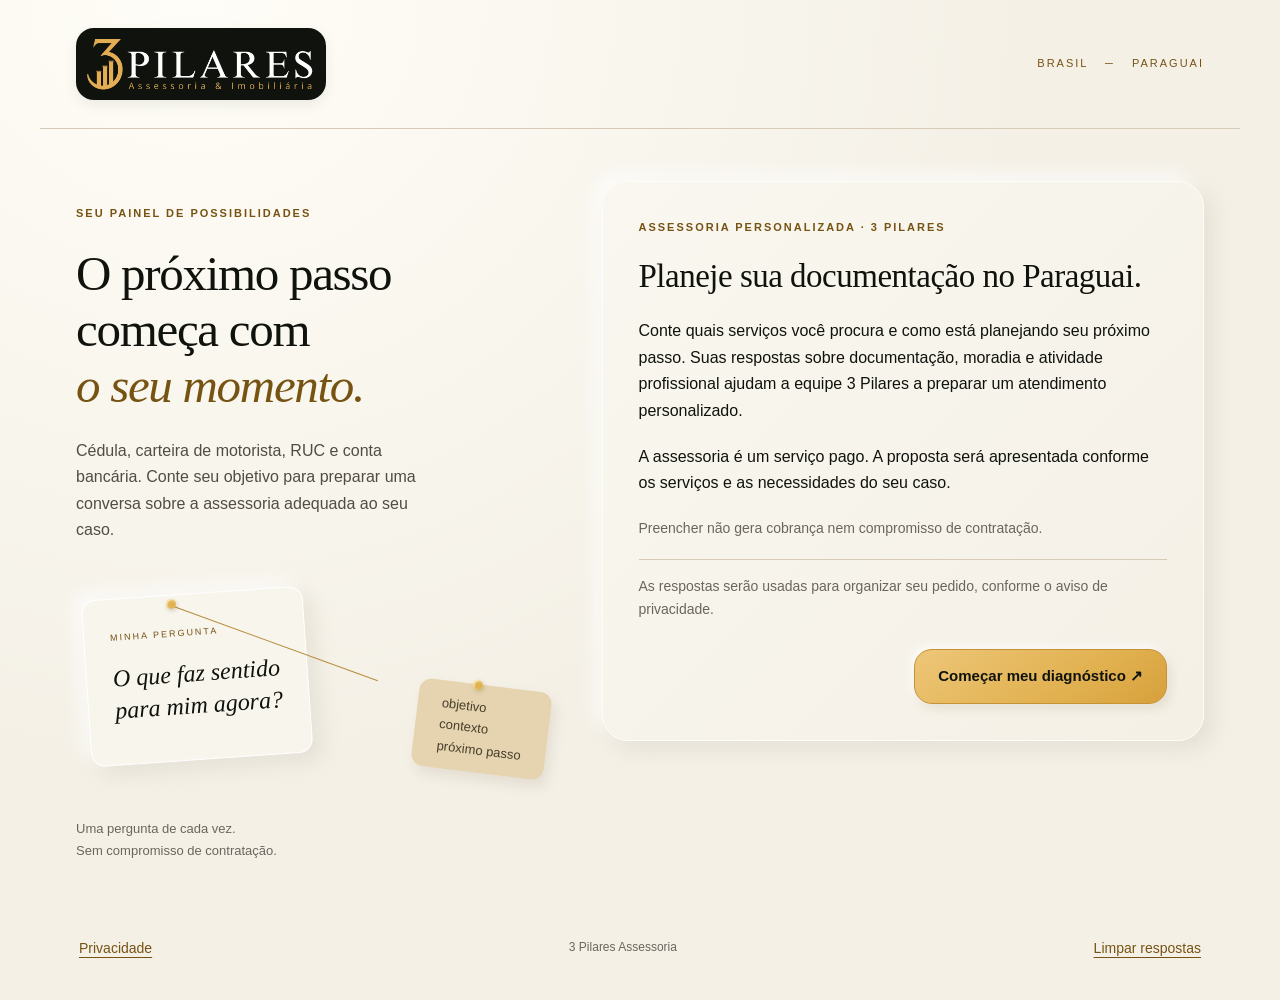
<file: index.html>
<!doctype html><html lang="pt-BR"><head><meta charset="utf-8"><meta name="viewport" content="width=device-width,initial-scale=1"><meta name="robots" content="noindex"><title>Assessoria personalizada no Paraguai | 3 Pilares</title><link rel="stylesheet" href="style.css?v=6"><link rel="icon" href="favicon.ico?v=1" sizes="any"><link rel="icon" type="image/svg+xml" href="assets/favicon.svg?v=1"><link rel="icon" type="image/png" sizes="32x32" href="assets/favicon-32.png?v=1"><link rel="apple-touch-icon" sizes="180x180" href="assets/apple-touch-icon.png?v=1"><meta name="theme-color" content="#10130d"><meta name="description" content="Conte seu momento e suas necessidades. A equipe 3 Pilares analisará seu caso para preparar um atendimento personalizado."><link rel="canonical" href="https://3pilares-py.github.io/3pilares/"><meta property="og:type" content="website"><meta property="og:locale" content="pt_BR"><meta property="og:site_name" content="3 Pilares"><meta property="og:title" content="Assessoria personalizada no Paraguai | 3 Pilares"><meta property="og:description" content="Conte seu momento e suas necessidades. A equipe 3 Pilares analisará seu caso para preparar um atendimento personalizado."><meta property="og:url" content="https://3pilares-py.github.io/3pilares/"><meta property="og:image" content="https://3pilares-py.github.io/3pilares/assets/compartilhamento-3pilares-v1.png"><meta property="og:image:secure_url" content="https://3pilares-py.github.io/3pilares/assets/compartilhamento-3pilares-v1.png"><meta property="og:image:type" content="image/png"><meta property="og:image:width" content="1200"><meta property="og:image:height" content="630"><meta property="og:image:alt" content="3 Pilares — Seu próximo passo no Paraguai. Assessoria personalizada."><meta name="twitter:card" content="summary_large_image"><meta name="twitter:title" content="Assessoria personalizada no Paraguai | 3 Pilares"><meta name="twitter:description" content="Conte seu momento e suas necessidades. A equipe 3 Pilares analisará seu caso para preparar um atendimento personalizado."><meta name="twitter:image" content="https://3pilares-py.github.io/3pilares/assets/compartilhamento-3pilares-v1.png"><link rel="stylesheet" href="design-system.css?v=8"></head><body><div class="demo" id="demo">AMBIENTE DE APRESENTAÇÃO · use dados fictícios · nada é enviado</div><header><a href="index.html" class="logo" aria-label="3 Pilares início"><img src="assets/logo.png" alt="3 Pilares Assessoria e Imobiliária"></a><span>BRASIL <i>─</i> PARAGUAI</span></header><main><aside><p class="eyebrow">SEU PAINEL DE POSSIBILIDADES</p><h1>O próximo passo <br>começa com <br><em>o seu momento.</em></h1><p class="intro">Cédula, carteira de motorista, RUC e conta bancária. Conte seu objetivo para preparar uma conversa sobre a assessoria adequada ao seu caso.</p><div class="research"><span class="pin one"></span><span class="thread"></span><span class="pin two"></span><div class="note"><small>MINHA PERGUNTA</small><p>O que faz sentido<br>para mim agora?</p></div><div class="slip">objetivo<br>contexto<br>próximo passo</div></div><p class="asidefoot">Uma pergunta de cada vez.<br>Sem compromisso de contratação.</p></aside><section class="panel" aria-label="Questionário"><div id="progress-wrap" hidden><div class="progresslabel"><span id="step-label"></span><span id="step-fraction"></span></div><progress id="progress" max="9" value="1"></progress></div><div id="content"></div><div id="error" role="alert"></div><div id="actions"></div></section></main><footer><button id="privacy" class="textbutton">Privacidade</button><span>3 Pilares Assessoria</span><button id="reset" class="textbutton">Limpar respostas</button></footer><dialog id="privacy-modal"><h2>Seus dados, com clareza</h2><p id="privacy-copy">Nesta apresentação, as respostas ficam apenas na memória desta página. Não enviamos dados nem usamos cookies de publicidade. Ao fechar ou recarregar, as respostas são descartadas.</p><p>O resumo organiza suas respostas e depende da revisão da equipe. Não representa aprovação de documentos, orçamento ou contratação.</p><p id="production-privacy">Antes da coleta real, é necessário configurar a identificação do controlador, o canal para exercer direitos, os fornecedores envolvidos, as finalidades e o prazo de retenção.</p><form method="dialog"><button class="primary">Entendi</button></form></dialog><script src="config.js?v=6"></script><script src="logic.js?v=6"></script><script src="backend.js?v=6"></script><script src="app.js?v=6"></script></body></html>
</file>
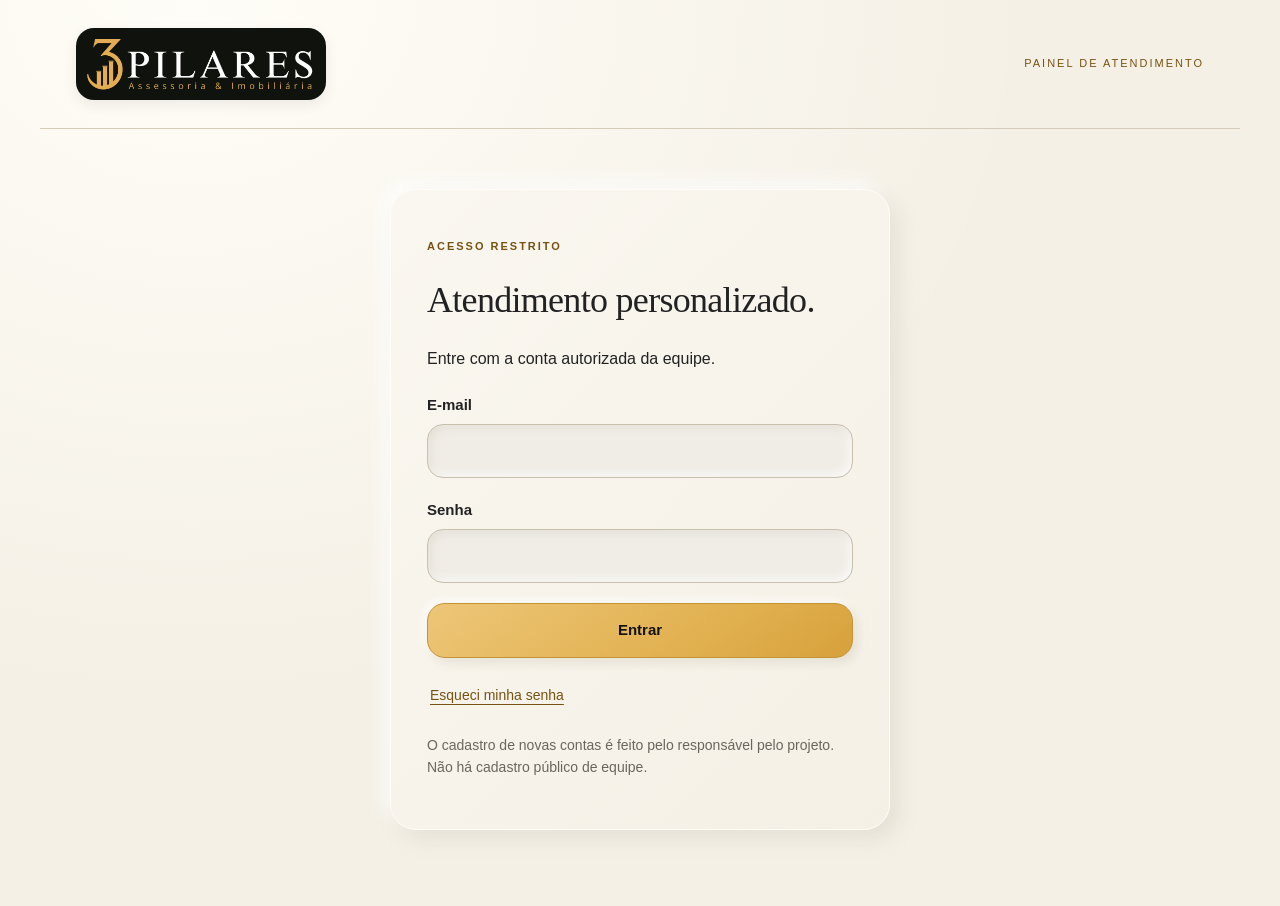
<file: admin.html>
<!doctype html><html lang="pt-BR"><head><meta charset="utf-8"><meta name="viewport" content="width=device-width,initial-scale=1"><meta name="robots" content="noindex,nofollow"><meta name="referrer" content="no-referrer"><title>Atendimento | 3 Pilares</title><link rel="stylesheet" href="style.css?v=6"><link rel="stylesheet" href="admin.css?v=6"><link rel="icon" href="favicon.ico?v=1" sizes="any"><link rel="icon" type="image/svg+xml" href="assets/favicon.svg?v=1"><link rel="icon" type="image/png" sizes="32x32" href="assets/favicon-32.png?v=1"><link rel="apple-touch-icon" sizes="180x180" href="assets/apple-touch-icon.png?v=1"><meta name="theme-color" content="#10130d"><link rel="stylesheet" href="design-system.css?v=8"></head><body><header><a href="index.html" class="logo"><img src="assets/logo.png" alt="3 Pilares"></a><span>PAINEL DE ATENDIMENTO</span></header><main id="admin"><p>Verificando acesso…</p></main><script src="config.js?v=6"></script><script src="vendor/supabase.js"></script><script src="logic.js?v=6"></script><script src="backend.js?v=6"></script><script src="admin.js?v=7"></script></body></html>
</file>
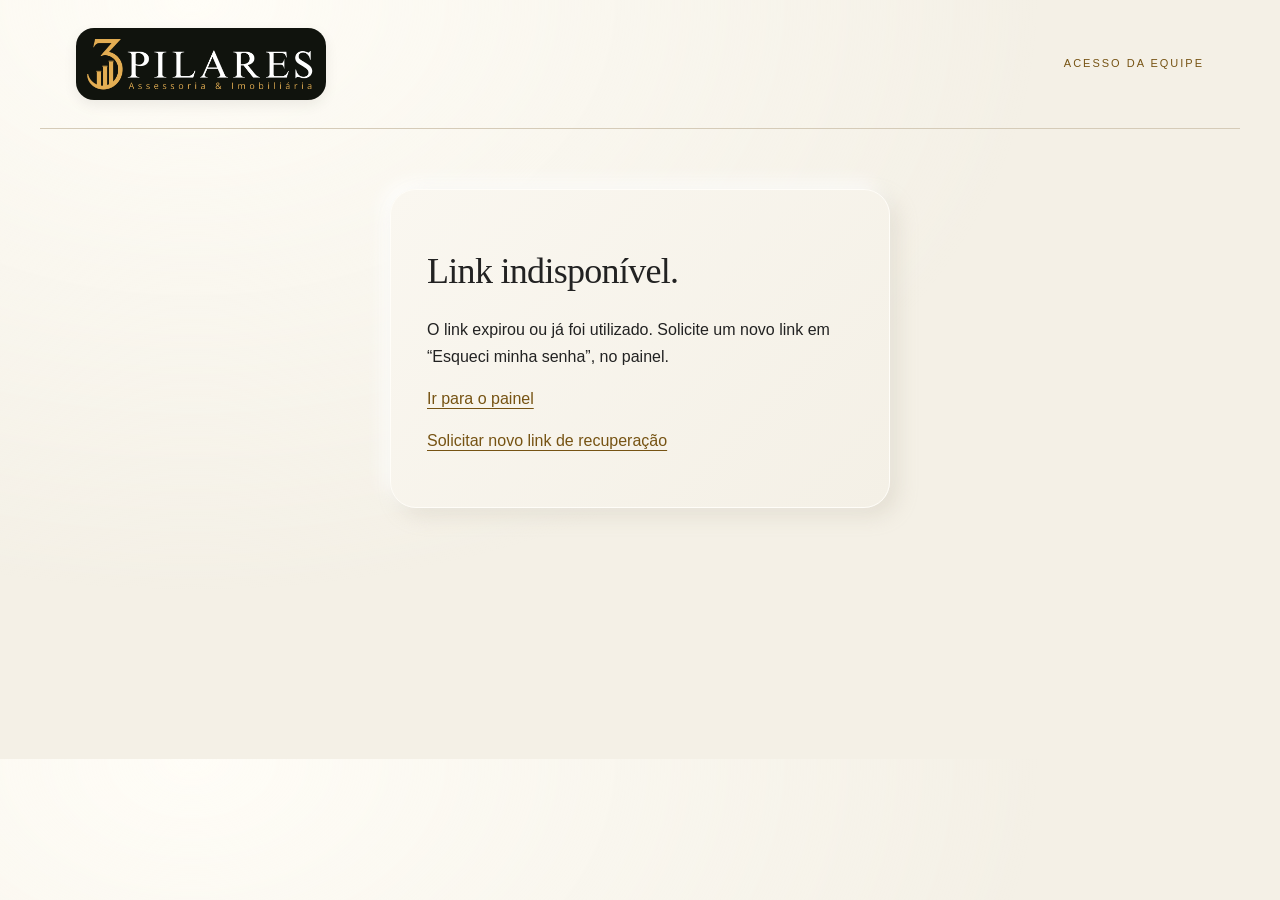
<file: auth.html>
<!doctype html><html lang="pt-BR"><head><meta charset="utf-8"><meta name="viewport" content="width=device-width,initial-scale=1"><meta name="robots" content="noindex,nofollow"><meta name="referrer" content="no-referrer"><title>Definir senha | 3 Pilares</title><link rel="stylesheet" href="style.css?v=6"><link rel="stylesheet" href="admin.css?v=6"><link rel="icon" href="favicon.ico?v=1" sizes="any"><link rel="icon" type="image/svg+xml" href="assets/favicon.svg?v=1"><link rel="icon" type="image/png" sizes="32x32" href="assets/favicon-32.png?v=1"><link rel="apple-touch-icon" sizes="180x180" href="assets/apple-touch-icon.png?v=1"><meta name="theme-color" content="#10130d"><link rel="stylesheet" href="design-system.css?v=8"></head><body><header><a class="logo" href="index.html"><img src="assets/logo.png" alt="3 Pilares"></a><span>ACESSO DA EQUIPE</span></header><main id="admin"><section class="auth-card"><h1>Preparando seu acesso…</h1><p id="auth-status" role="status">Verificando o link recebido por e-mail.</p><form id="set-password" hidden><label class="field">Sua nova senha<input type="password" name="password" autocomplete="new-password" minlength="12" required></label><label class="field">Repita a senha<input type="password" name="confirmation" autocomplete="new-password" minlength="12" required></label><p>Use pelo menos 12 caracteres e uma senha exclusiva.</p><button class="primary">Salvar minha senha</button></form><p><a href="admin.html">Ir para o painel</a></p><p><a href="admin.html#recuperar">Solicitar novo link de recuperação</a></p></section></main><script src="config.js?v=6"></script><script src="vendor/supabase.js"></script><script src="auth.js?v=7"></script></body></html>
</file>
<file: style.css>
:root{--bg:#11130f;--paper:#f4efe3;--ink:#22251c;--gold:#dfb15d;--muted:#b7b5a7;--line:#d4cbb9}*{box-sizing:border-box}body{margin:0;background:var(--bg);color:var(--paper);font:15px/1.6 Arial,sans-serif}button,input,select,textarea{font:inherit}button{cursor:pointer}button:disabled{opacity:.55;cursor:wait}button:focus-visible,a:focus-visible,input:focus-visible,select:focus-visible,textarea:focus-visible{outline:3px solid #ac7b28;outline-offset:4px}header,main,footer{max-width:1200px;margin:auto}.demo{background:#27291e;color:#e6d6b3;text-align:center;font-size:10px;letter-spacing:1px;padding:8px 16px}header{display:flex;justify-content:space-between;align-items:center;padding:27px 45px;border-bottom:1px solid #353a2b}.logo{display:block;width:225px;height:55px;position:relative;overflow:hidden}.logo img{position:absolute;width:257px;height:257px;max-width:none;left:-14px;top:-100px}header>span{font-size:10px;letter-spacing:2px;color:#c9bc9d}header i{color:var(--gold);padding:0 12px}main{padding:55px 45px;display:grid;grid-template-columns:1fr 1.2fr;gap:75px;min-height:690px}.eyebrow{font-size:9px;font-weight:bold;letter-spacing:2px;color:var(--gold)}h1{font:normal 43px/1.15 Georgia,serif;letter-spacing:-1px;margin:25px 0}h1 em{font-weight:normal;color:var(--gold)}.intro{color:#c5c5b6;max-width:345px}.research{position:relative;height:210px;margin-top:30px}.note{background:var(--paper);color:var(--ink);padding:20px 24px;position:absolute;top:18px;left:8px;transform:rotate(-4deg);box-shadow:4px 6px #0004}.note small{font-size:8px;letter-spacing:2px;color:#816021}.note p{font:italic 23px/1.3 Georgia,serif;margin:15px 0}.slip{position:absolute;right:12px;top:95px;background:#d1b675;color:#302c1e;padding:12px 24px;transform:rotate(7deg);font-size:11px}.pin{position:absolute;width:10px;height:10px;background:var(--gold);box-shadow:inset 2px 2px #f1d99f;border-radius:50%;z-index:2}.one{top:24px;left:90px}.two{top:105px;right:65px}.thread{position:absolute;background:#cda555;height:1px;transform:rotate(20deg);transform-origin:left;left:95px;top:30px;width:220px;z-index:1}.asidefoot{font-size:11px;color:#999f89}.panel{background:var(--paper);color:var(--ink);padding:38px;align-self:start;min-height:470px;box-shadow:8px 8px #0003}.panel h2{font:normal 31px/1.2 Georgia,serif;margin:16px 0}.panel p{margin:0 0 20px}.sub{font-size:13px;color:#6c6c5f}.progresslabel{display:flex;justify-content:space-between;font-size:10px;letter-spacing:1px;color:#6d6656}progress{appearance:none;width:100%;height:3px;border:0;margin:10px 0 20px}progress::-webkit-progress-bar{background:#ddd4c3}progress::-webkit-progress-value{background:#9a722f}progress::-moz-progress-bar{background:#9a722f}.choices{display:grid;gap:10px;margin:25px 0}.choice{display:flex;align-items:center;gap:14px;cursor:pointer;border:1px solid #ccc3b0;background:#fbf8f0;padding:15px;line-height:1.3}.choice:hover{border-color:#956e28}.choice:has(input:checked){background:#e7dcc2;border-color:#8f6825}.choice input{accent-color:#806124;width:17px;height:17px;flex-shrink:0}.choice strong{font-size:14px;display:block}.choice small{display:block;color:#777264;font-size:11px;margin-top:5px}label.field{display:block;margin:17px 0;font-size:13px;font-weight:bold}input.text,select,textarea{display:block;width:100%;margin-top:7px;padding:12px;border:1px solid #a8a28f;color:var(--ink);background:#fffdf8;border-radius:0;font-weight:normal}textarea{min-height:75px;resize:vertical}.check{font-size:12px;display:flex;align-items:flex-start;gap:9px;margin:18px 0}.check input{margin-top:4px;accent-color:#816124;flex-shrink:0}.primary,.secondary{padding:14px 19px;font-size:13px;font-weight:bold;border:1px solid #d4a44e}.primary{background:#d7ab59;color:#231f14}.secondary{background:transparent;color:#4b493e;border-color:#a5a18e}#actions{display:flex;gap:12px;justify-content:space-between;margin-top:30px}#actions .primary{margin-left:auto}#error{font-size:12px;color:#a32921;min-height:0}.kicker{font-size:10px;letter-spacing:1.7px;color:#8c6525;font-weight:bold}.summary{font-size:13px;line-height:1.6}.summary dl{margin:15px 0}.summary dt{color:#7a7464;font-size:10px;text-transform:uppercase;letter-spacing:1px;margin-top:15px}.summary dd{margin:3px 0}.notice{border-top:1px solid var(--line);padding-top:15px;font-size:12px;color:#6c685b}.team{margin-top:25px;border-top:1px solid var(--line);padding-top:16px}.team summary{font-size:12px;font-weight:bold;cursor:pointer}.team pre{font:11px/1.6 monospace;white-space:pre-wrap;overflow-wrap:anywhere}.success-icon{font-size:32px;color:#99712d}.badge{display:inline-block;color:#805c21;font-size:10px;letter-spacing:1px;padding:5px 9px;border:1px solid #bca66e}footer{padding:0 45px 35px;display:flex;justify-content:space-between;align-items:center;color:#9fa58d;font-size:10px}.textbutton{background:none;color:inherit;border:0;text-decoration:underline;font-size:11px}dialog{border:0;background:var(--paper);color:var(--ink);max-width:550px;padding:35px;box-shadow:0 10px 40px #0008}dialog::backdrop{background:#000a}dialog h2{font:28px Georgia,serif}dialog p{font-size:13px}[hidden]{display:none!important}@media(max-width:800px){header{padding:20px 23px}.logo{width:225px;transform:scale(.75);transform-origin:left}header>span{font-size:8px;letter-spacing:1px}header i{padding:0 4px}main{padding:28px 20px;grid-template-columns:1fr;gap:20px}aside h1{font-size:32px;margin:13px 0}aside h1 br{display:none}aside .eyebrow{font-size:8px}.intro{max-width:none;font-size:13px}.research,.asidefoot{display:none}.panel{padding:25px;min-height:0}.panel h2{font-size:27px}footer{padding:0 20px 25px;gap:10px;flex-wrap:wrap}.choice{padding:14px}.note{max-width:90%}}@media(prefers-reduced-motion:reduce){*{scroll-behavior:auto!important}}

.investment{border-top:1px solid #b8a271;border-bottom:1px solid #b8a271;padding:18px 0;margin:24px 0}.investment small{display:block;font-size:9px;letter-spacing:1px;color:#806027}.investment strong{display:block;font:33px/1.3 Georgia,serif;margin:6px 0 12px}.investment p{font-size:12px;line-height:1.6;color:#625d4d;margin:0}.choices input[type=checkbox]{border-radius:0}
.trap{position:absolute;left:-10000px;width:1px;height:1px;overflow:hidden}

.summary dd{white-space:pre-wrap;overflow-wrap:anywhere}.field input[type="date"]{min-height:48px}#meeting-fields h3{font:normal 24px/1.3 Georgia,serif;margin:28px 0 15px}
</file>
<file: design-system.css>
/* 3 Pilares — sistema visual aprovado. Compartilhado pelo diagnóstico e pela equipe. */
:root{
 --bg:#f4f0e6;--paper:#f4f0e6;--ink:#10130d;--gold:#e2b252;
 --champagne:#e5d4af;--muted:#6a665e;--line:#d5cbb8;
 --gold-ink:#765313;--surface:#f8f5ed;--input:#f0ede6;
 --soft-shadow:8px 8px 20px #b9af9b40,-7px -7px 18px #ffffffd9;
 --inset-shadow:inset 3px 3px 8px #b9af9b35,inset -3px -3px 8px #ffffffc9;
 --radius-card:26px;--radius-control:16px;
}
body{background:radial-gradient(ellipse at 15% 0%,#fffdf7 0%,transparent 55%),var(--bg);color:var(--ink);font:16px/1.65 Arial,Helvetica,sans-serif;-webkit-font-smoothing:antialiased}
header{padding:28px 36px;border-bottom:1px solid var(--line);gap:24px}
.logo{width:250px;height:72px;flex-shrink:0;background:var(--ink);border-radius:18px;box-shadow:0 5px 14px #10130d12}
.logo img{width:257px;height:257px;left:-3px;top:-91px}
header>span{color:var(--gold-ink);font-size:11px;line-height:1.6;letter-spacing:2px}
header i{color:var(--gold-ink)}
main{padding:52px 36px;gap:54px;grid-template-columns:minmax(0,.9fr) minmax(0,1.15fr)}
aside{min-width:0;padding-top:12px}
h1{font:normal clamp(36px,4vw,49px)/1.14 Georgia,'Times New Roman',serif;letter-spacing:-1.3px;margin:24px 0}
h1 em{color:var(--gold-ink)}
.eyebrow,.kicker{font-size:11px;letter-spacing:2px;color:var(--gold-ink);font-weight:700}
.intro{color:#514d44;font-size:16px;max-width:370px}
.research{height:230px;margin-top:32px}
.note{background:var(--surface);border:1px solid #ffffff;border-radius:14px;box-shadow:var(--soft-shadow);padding:23px 26px;left:10px}
.note p{font-size:24px}.note small{color:var(--gold-ink);font-size:9px}
.slip{border-radius:12px;background:var(--champagne);color:#473d2a;box-shadow:5px 7px 12px #b8ac9640;font-size:13px;right:0;top:110px}
.thread{background:#b78b39}.pin{background:var(--gold);box-shadow:inset 1px 1px 2px #fff6d0,1px 2px 4px #70521e40}
.asidefoot{color:var(--muted);font-size:13px}
.panel,.auth-card,.detail{border:1px solid #fffdf8;border-radius:var(--radius-card);background:linear-gradient(135deg,#faf7f0,var(--paper));box-shadow:var(--soft-shadow);min-width:0}
.panel{padding:36px;min-height:440px}
.panel h2{font:normal 33px/1.22 Georgia,'Times New Roman',serif;letter-spacing:-.5px;margin:14px 0 22px}
.panel p{margin-bottom:20px}
.sub,.notice,.help,.muted{color:var(--muted)}
.sub{font-size:14px;line-height:1.6}
.notice{font-size:14px;line-height:1.65;border-color:var(--line)}
.progresslabel{font-size:12px;color:#625a4a;letter-spacing:.4px;gap:12px}
progress{height:12px;border-radius:20px;overflow:hidden;background:var(--input);box-shadow:var(--inset-shadow);margin:12px 0 26px}
progress::-webkit-progress-bar{background:var(--input);border-radius:20px;box-shadow:var(--inset-shadow)}
progress::-webkit-progress-value{background:linear-gradient(100deg,#d4a13f,var(--gold));border-radius:20px}
progress::-moz-progress-bar{background:var(--gold);border-radius:20px}
.choices{gap:13px;margin:22px 0}
.choice{border:1px solid #d8d0c1;border-radius:var(--radius-control);background:var(--surface);box-shadow:3px 3px 8px #b8ad9826,-3px -3px 8px #ffffffb3;min-height:58px;padding:16px;gap:13px;transition:border-color .15s,background .15s}
.choice:hover{border-color:#9e7a36;background:#fffaf0}
.choice:has(input:checked){background:#eee0c1;border-color:#927030;box-shadow:inset 2px 2px 6px #b29c7330,inset -2px -2px 6px #fff8e9}
.choice strong{font-size:15px;font-weight:600;line-height:1.5}
.choice input,.check input{appearance:none;-webkit-appearance:none;width:22px;height:22px;flex:0 0 22px;border:1.5px solid #82796a;background:#fdfbf5;margin:0;position:relative;box-shadow:inset 1px 1px 3px #b9af9b30}
.choice input[type=radio]{border-radius:50%}
.choice input[type=checkbox],.check input{border-radius:6px}
.choice input:checked,.check input:checked{background:var(--gold);border-color:#8c6722;box-shadow:none}
.choice input[type=radio]:checked::after{content:'';position:absolute;inset:5px;border-radius:50%;background:var(--ink)}
.choice input[type=checkbox]:checked::after,.check input:checked::after{content:'';position:absolute;width:6px;height:11px;border:solid var(--ink);border-width:0 2px 2px 0;left:6px;top:2px;transform:rotate(45deg)}
label.field,#admin label.field{font-size:15px;line-height:1.55;font-weight:600;margin:20px 0}
input.text,select,textarea,.auth-card input,.filters select{background:var(--input);color:var(--ink);border:1px solid #c8bfaf;border-radius:var(--radius-control);box-shadow:var(--inset-shadow);padding:14px 15px;font-size:16px;line-height:1.5;min-height:52px;font-weight:400;max-width:100%}
textarea{min-height:118px}
input::placeholder,textarea::placeholder{color:#726c61;opacity:1}
select{padding-right:30px}
.check{font-size:14px;line-height:1.65;gap:12px}.check input{margin-top:2px}
.primary,.secondary{border-radius:18px;padding:15px 23px;font-size:15px;line-height:1.5;min-height:52px;box-shadow:4px 5px 10px #b9ab903d,-3px -3px 8px #ffffffc4}
.primary{color:var(--ink);background:linear-gradient(145deg,#edc678,var(--gold) 60%,#d7a13c);border:1px solid #c59235}
.primary:hover{background:#edc46f;border-color:#946b22}
.secondary{background:var(--surface);color:var(--ink);border:1px solid #cbc1af}
.secondary:hover{background:#ebe3d3;border-color:#9a865e}
.primary:active,.secondary:active{box-shadow:var(--inset-shadow)}
button:disabled{opacity:.6;box-shadow:none}
button:focus-visible,a:focus-visible,input:focus-visible,select:focus-visible,textarea:focus-visible{outline:3px solid #765313;outline-offset:4px}
.textbutton{font-size:14px;line-height:1.5;min-height:44px;padding:9px 3px;color:var(--gold-ink);text-underline-offset:4px}
a{color:var(--gold-ink);text-underline-offset:4px}
#actions{gap:14px;margin-top:28px;flex-wrap:wrap}
#error{font-size:14px;color:#942d24}
.summary{font-size:15px}.summary dt{font-size:12px;color:#625a49;letter-spacing:.7px;margin-top:19px}.summary dd{margin-top:5px}
.success-icon{display:inline-grid;place-items:center;background:var(--champagne);border-radius:50%;width:58px;height:58px;color:#62460f;box-shadow:var(--soft-shadow);margin-bottom:12px}
footer{font-size:12px;color:var(--muted);padding:0 36px 30px;gap:16px}
dialog{border-radius:24px;border:1px solid #fff;box-shadow:0 20px 80px #10130d4d;padding:32px;max-width:min(550px,calc(100vw - 32px))}dialog p{font-size:15px}dialog::backdrop{background:#10130d70}
/* Painel, login e recuperação compartilham os mesmos componentes. */
#admin{padding:40px 36px 56px;min-height:70vh}
.auth-card{max-width:500px;padding:36px;margin:20px auto}
.auth-card h1{font-size:36px;line-height:1.2;letter-spacing:-.7px}
.auth-card .primary{width:100%}.auth-card .help{font-size:14px}
.auth-card input{width:100%}
.auth-card #login-error,.auth-card #recovery-status{font-size:14px;overflow-wrap:anywhere}
.toolbar{padding:12px 0;gap:20px}.toolbar h1{font-size:38px;color:var(--ink)}.toolbar p{color:var(--muted)}
#admin .toolbar .secondary,#admin .pagination .secondary{color:var(--ink);border-color:#cbc1af}
.filters{padding:22px;background:var(--surface);border:1px solid #fff;border-radius:22px;box-shadow:var(--soft-shadow);gap:20px;margin:24px 0 30px}
.filters label{color:var(--muted);font-size:14px;min-width:0}.filters select{margin-top:0}
.lead-list{gap:15px}
.lead-card{background:var(--surface);color:var(--ink);border:1px solid #d0c6b3;border-radius:18px;box-shadow:4px 4px 10px #b9af9b30,-4px -4px 10px #ffffffb3;padding:18px}
.lead-card:hover{border-color:#a27a32}
.lead-card[aria-pressed=true]{background:#eee0c1;border-color:#927030;box-shadow:var(--inset-shadow)}
.lead-card small{color:#625a4b;font-size:13px}
.detail{padding:30px;color:var(--ink)}.detail h2{font:normal 32px/1.2 Georgia,serif}
.detail h3{font-size:18px}.detail dl{font-size:15px;gap:13px}.detail dt{color:#625a4b}.detail a{color:var(--gold-ink)}
.feedback,.detail .feedback{color:var(--gold-ink);font-size:15px}
.audit-note{background:#eee4cf;color:#514631;border:1px solid #dfcfac;border-radius:16px;padding:17px}
.event{font-size:15px}.event small{color:var(--muted)}
@media(max-width:800px){
 header{padding:20px;gap:16px}.logo{width:210px;height:62px;transform:none;border-radius:15px}.logo img{width:220px;height:220px;left:-4px;top:-78px}header>span{font-size:10px;letter-spacing:1px}header i{padding:0 3px}
 main{grid-template-columns:1fr;padding:26px 20px 34px;gap:24px;min-height:0}aside{padding-top:0}aside h1{font-size:36px;margin:14px 0}aside .eyebrow{font-size:10px}.intro{font-size:15px;max-width:none}.panel{padding:26px;min-height:0;border-radius:24px}.panel h2{font-size:29px}
 #admin{padding:26px 20px 40px}.auth-card{padding:28px;margin:12px auto}.auth-card h1{font-size:32px}.toolbar h1{font-size:32px}.toolbar>div:last-child{display:flex;gap:12px;flex-wrap:wrap}.filters{padding:18px}.filters label{flex:1 1 220px}.filters select{width:100%;min-width:0}.detail{padding:24px}.detail dl{grid-template-columns:1fr;gap:6px}.detail dd{margin-bottom:12px}footer{padding:0 20px 24px}
}
@media(max-width:420px){header{gap:10px}.logo{width:185px;height:56px}.logo img{width:200px;height:200px;left:-6px;top:-71px}header>span{font-size:9px;letter-spacing:.7px}main,#admin{padding-left:16px;padding-right:16px}.panel,.auth-card{padding:22px}.primary,.secondary{padding:14px 17px}#actions .primary{flex:1}.toolbar h1{font-size:29px}}
@media(prefers-reduced-motion:reduce){.choice{transition:none}}
</file>
<file: admin.css>
#admin{display:block;max-width:1300px;margin:0 auto;padding:24px}.auth-card{max-width:470px;margin:30px auto;background:var(--paper,#f4f0e3);color:#222;padding:32px}.auth-card h1{font-size:2rem}.auth-card .field{margin:20px 0}.toolbar{display:flex;justify-content:space-between;gap:16px;align-items:center;flex-wrap:wrap}.toolbar h1{font-size:2.2rem;margin:0}.toolbar p{color:#d1cbbd}.filters{display:flex;gap:16px;flex-wrap:wrap;margin:24px 0}.filters label{display:grid;gap:8px}.filters select{min-width:180px;padding:12px}.workspace{display:grid;grid-template-columns:minmax(270px,340px) minmax(0,1fr);gap:24px}.lead-list{display:grid;gap:10px;align-content:start}.lead-card{text-align:left;padding:16px;border:1px solid #655a40;background:#1e211b;color:#eee;cursor:pointer;width:100%;font:inherit}.lead-card[aria-pressed=true]{border-color:#d8ad57;background:#303126}.lead-card strong,.lead-card small{display:block;margin:0 0 6px}.lead-card small{color:#ddd2bc;line-height:1.5}.detail{background:var(--paper,#f4f0e3);color:#222;padding:28px;min-width:0}.detail h2{font-size:2rem;margin-top:0}.detail h3{font-size:1.2rem;margin:24px 0 12px}.detail dl{display:grid;grid-template-columns:minmax(130px,1fr) 2fr;gap:10px;margin:0}.detail dt{font-weight:600}.detail dd{margin:0;overflow-wrap:anywhere;white-space:pre-wrap}.detail select,.detail textarea,.detail input{box-sizing:border-box;width:100%}.detail textarea{min-height:120px}.detail form{border-top:1px solid #d2c9b7;margin-top:24px;padding-top:20px}.detail .field{margin:16px 0}.event{border-top:1px solid #d2c9b7;padding:14px 0;white-space:pre-wrap;overflow-wrap:anywhere}.event small{display:block;margin-bottom:8px;color:#5b574f}.pagination{display:flex;gap:12px;margin:18px 0}.feedback{padding:12px 0;color:#ebc77c;white-space:pre-wrap}.detail .feedback{color:#643d0c}button:disabled{opacity:.55;cursor:wait}.muted{color:#625d52}.help{line-height:1.6}.detail a{color:#584315}.audit-note{font-size:1rem;line-height:1.6;background:#e7dfce;padding:14px}@media(max-width:800px){.workspace{grid-template-columns:1fr}.detail{padding:20px}.detail dl{grid-template-columns:1fr;gap:6px}.detail dd{margin-bottom:12px}#admin{padding:16px}.toolbar h1{font-size:1.8rem}.auth-card{padding:24px}.filters select{width:100%}}

#admin .toolbar .secondary,#admin .pagination .secondary{color:#f4efe3;border-color:#b8ad93}#admin label.field{font-size:15px}.auth-card input{display:block;width:100%;padding:12px;margin-top:8px;background:#fffdf8;color:#222;border:1px solid #a8a28f}#admin button:disabled{cursor:default}
</file>
